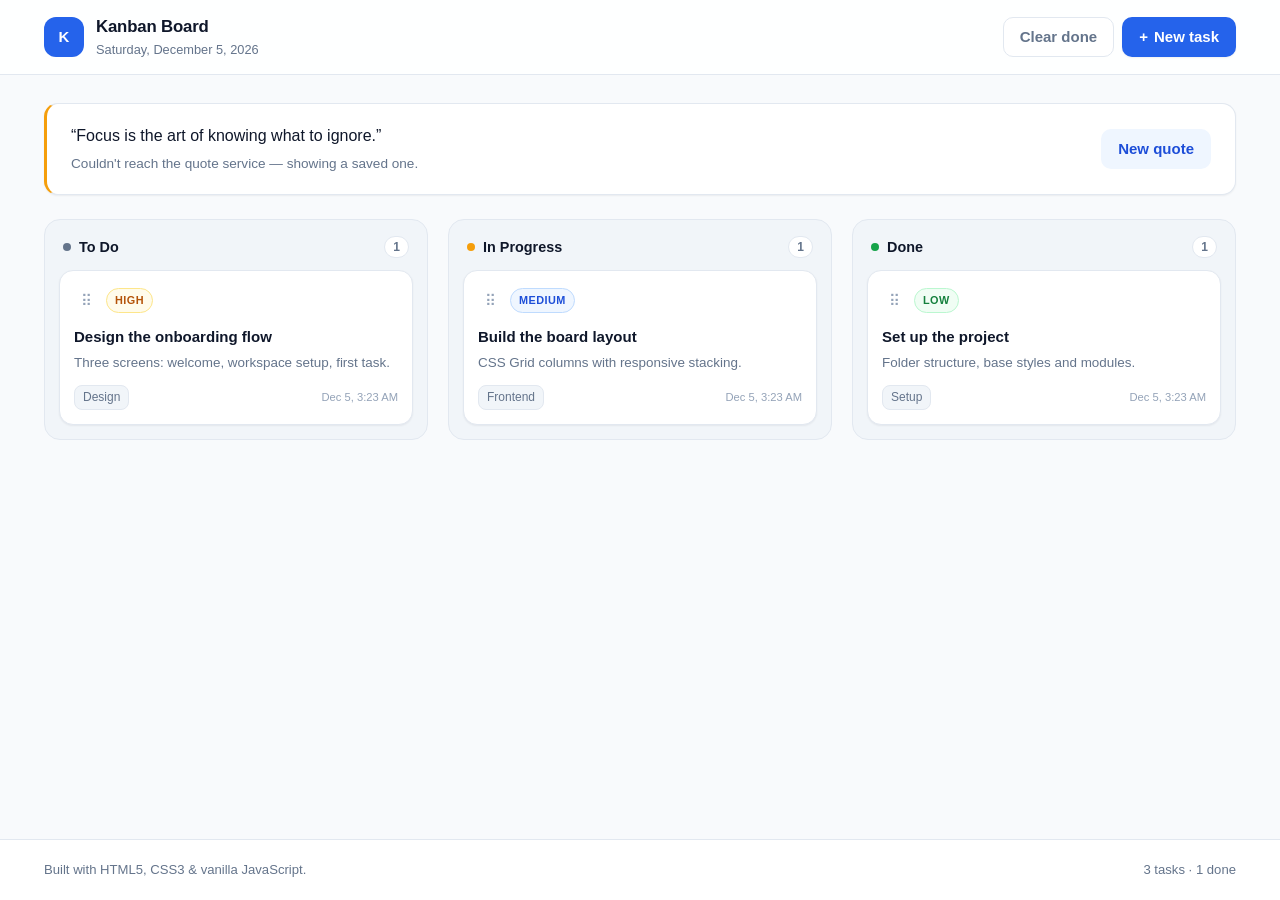
<file: DAY 2/FlowBoard/public/kanban-board/index.html>
<!doctype html>
<html lang="en">
  <head>
    <meta charset="utf-8" />
    <meta name="viewport" content="width=device-width, initial-scale=1" />
    <title>Kanban Task Board — Plan, Track &amp; Ship Work</title>
    <meta
      name="description"
      content="A fast, accessible Kanban task board with native drag &amp; drop, priorities, due dates and offline-ready local storage."
    />
    <meta property="og:type" content="website" />
    <meta property="og:title" content="Kanban Task Board — Plan, Track &amp; Ship Work" />
    <meta
      property="og:description"
      content="Organise work across To Do, In Progress and Done with native HTML5 drag &amp; drop."
    />
    <meta name="twitter:card" content="summary_large_image" />
    <link rel="icon" href="/favicon.ico" type="image/x-icon" />
    <link rel="stylesheet" href="./css/style.css" />
  </head>
  <body>
    <a class="skip-link" href="#board">Skip to board</a>

    <header class="app-header">
      <div class="shell header-inner">
        <div class="brand">
          <span class="brand-mark" aria-hidden="true">K</span>
          <div class="brand-text">
            <h1>Kanban Board</h1>
            <p id="todayDate" class="brand-date"></p>
          </div>
        </div>
        <nav class="header-actions" aria-label="Board actions">
          <button type="button" class="btn btn-ghost" id="clearDoneBtn">Clear done</button>
          <button type="button" class="btn btn-primary" id="addTaskBtn">
            <span aria-hidden="true">+</span> New task
          </button>
        </nav>
      </div>
    </header>

    <main class="shell">
      <section class="quote" aria-labelledby="quoteHeading">
        <h2 id="quoteHeading" class="sr-only">Motivational quote</h2>
        <div class="quote-body">
          <p id="quoteText" class="quote-text" aria-live="polite">Loading a quote…</p>
          <p id="quoteAuthor" class="quote-author"></p>
        </div>
        <button type="button" class="btn btn-soft" id="newQuoteBtn">New quote</button>
      </section>

      <section id="board" class="board" aria-label="Kanban board">
        <!-- Columns rendered by ui.js -->
      </section>
    </main>

    <footer class="app-footer">
      <div class="shell footer-inner">
        <p>Built with HTML5, CSS3 &amp; vanilla JavaScript.</p>
        <p id="statsLine" class="muted"></p>
      </div>
    </footer>

    <button type="button" id="backToTop" class="back-to-top" aria-label="Back to top">↑</button>

    <!-- Task modal (add / edit) -->
    <div class="overlay" id="taskOverlay" hidden>
      <div
        class="modal"
        role="dialog"
        aria-modal="true"
        aria-labelledby="taskModalTitle"
        id="taskModal"
      >
        <h2 id="taskModalTitle">New task</h2>
        <form id="taskForm" novalidate>
          <div class="field">
            <label for="taskTitle">Title</label>
            <input id="taskTitle" name="title" type="text" required maxlength="80" />
            <p class="error" id="titleError" hidden>Please enter a title.</p>
          </div>
          <div class="field">
            <label for="taskDescription">Description</label>
            <textarea id="taskDescription" name="description" rows="3" maxlength="400"></textarea>
          </div>
          <div class="grid-2">
            <div class="field">
              <label for="taskPriority">Priority</label>
              <select id="taskPriority" name="priority">
                <option value="low">Low</option>
                <option value="medium" selected>Medium</option>
                <option value="high">High</option>
              </select>
            </div>
            <div class="field">
              <label for="taskDueDate">Due date</label>
              <input id="taskDueDate" name="dueDate" type="date" />
            </div>
          </div>
          <div class="grid-2">
            <div class="field">
              <label for="taskCategory">Category</label>
              <input id="taskCategory" name="category" type="text" maxlength="24" placeholder="Design" />
            </div>
            <div class="field">
              <label for="taskStatus">Column</label>
              <select id="taskStatus" name="status">
                <option value="todo">To Do</option>
                <option value="progress">In Progress</option>
                <option value="done">Done</option>
              </select>
            </div>
          </div>
          <div class="modal-actions">
            <button type="button" class="btn btn-ghost" data-close-modal>Cancel</button>
            <button type="submit" class="btn btn-primary" id="taskSubmitBtn">Save task</button>
          </div>
        </form>
      </div>
    </div>

    <!-- Delete confirmation -->
    <div class="overlay" id="confirmOverlay" hidden>
      <div
        class="modal modal-sm"
        role="alertdialog"
        aria-modal="true"
        aria-labelledby="confirmTitle"
        aria-describedby="confirmDesc"
        id="confirmModal"
      >
        <h2 id="confirmTitle">Delete task?</h2>
        <p id="confirmDesc" class="muted">This action can't be undone.</p>
        <div class="modal-actions">
          <button type="button" class="btn btn-ghost" data-close-modal>Cancel</button>
          <button type="button" class="btn btn-danger" id="confirmDeleteBtn">Delete</button>
        </div>
      </div>
    </div>

    <div id="liveRegion" class="sr-only" role="status" aria-live="polite"></div>

    <script type="module" src="./js/app.js"></script>
  </body>
</html>
</file>
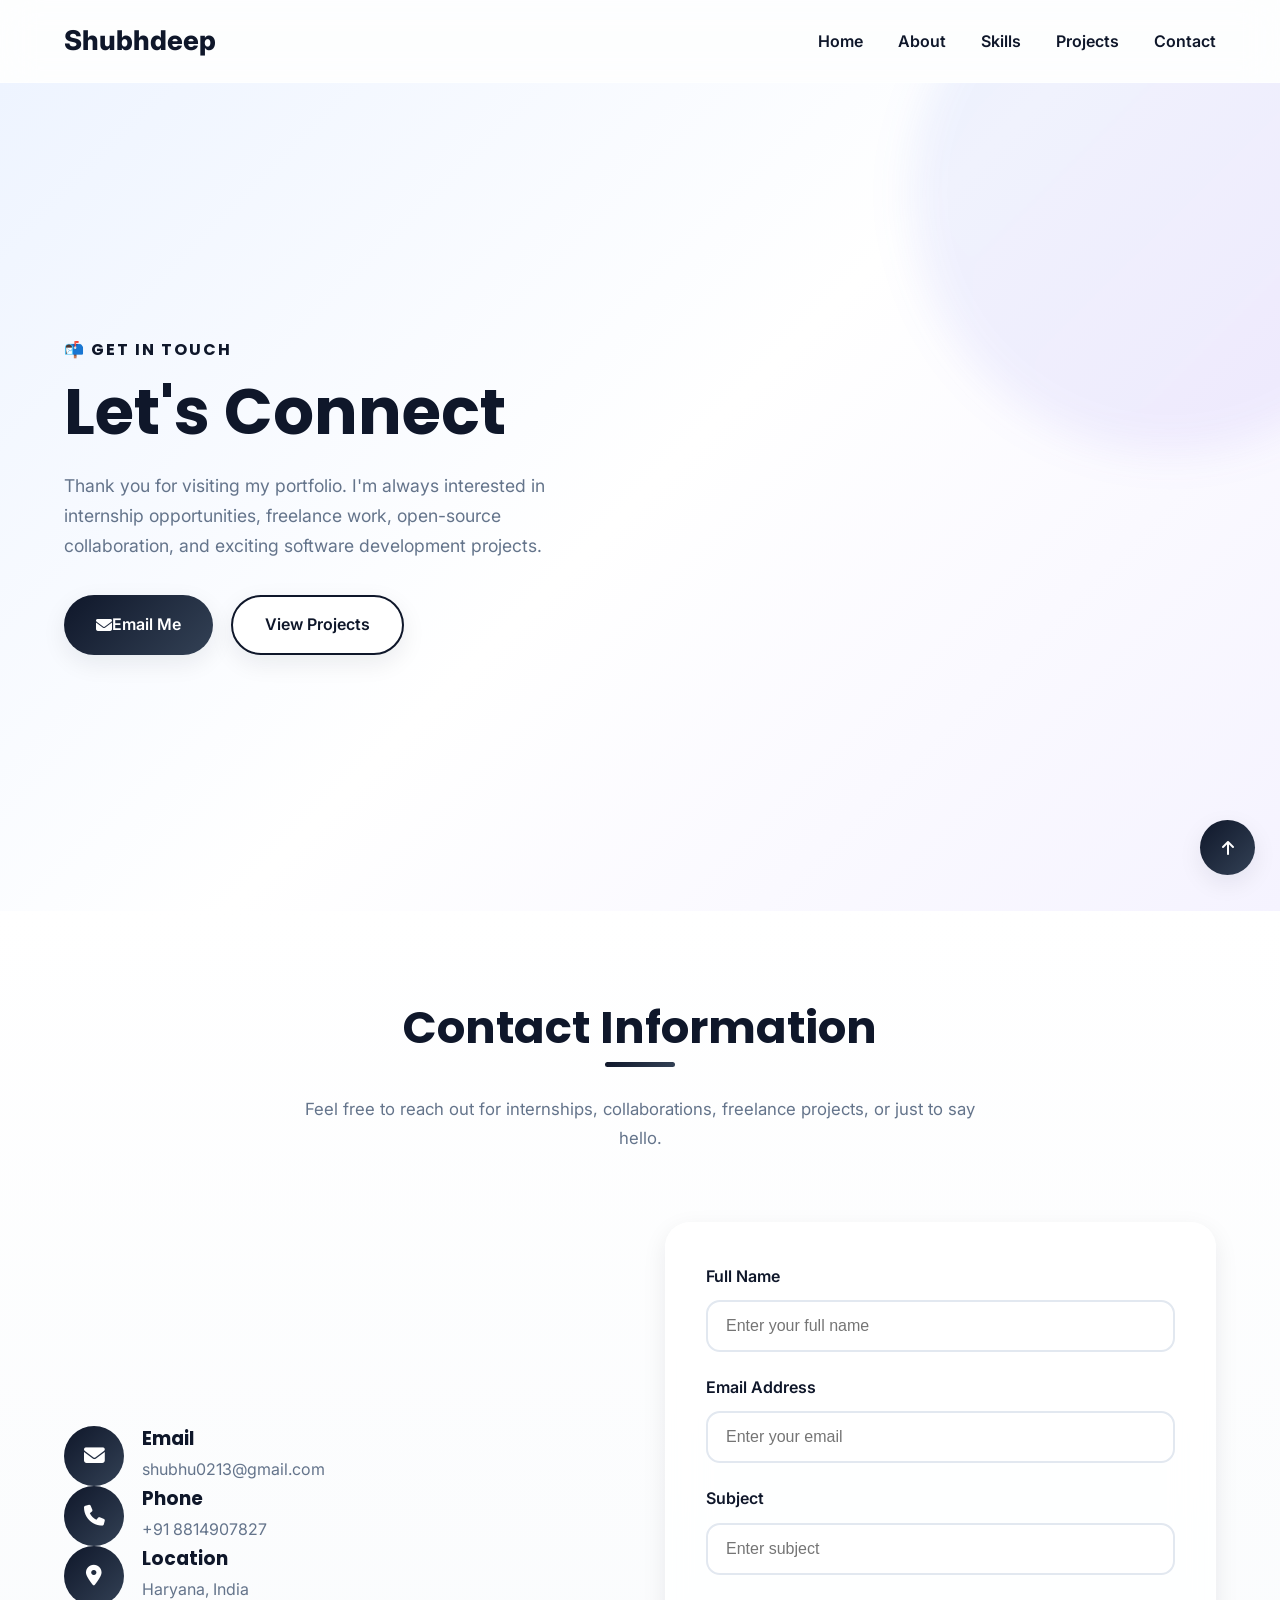
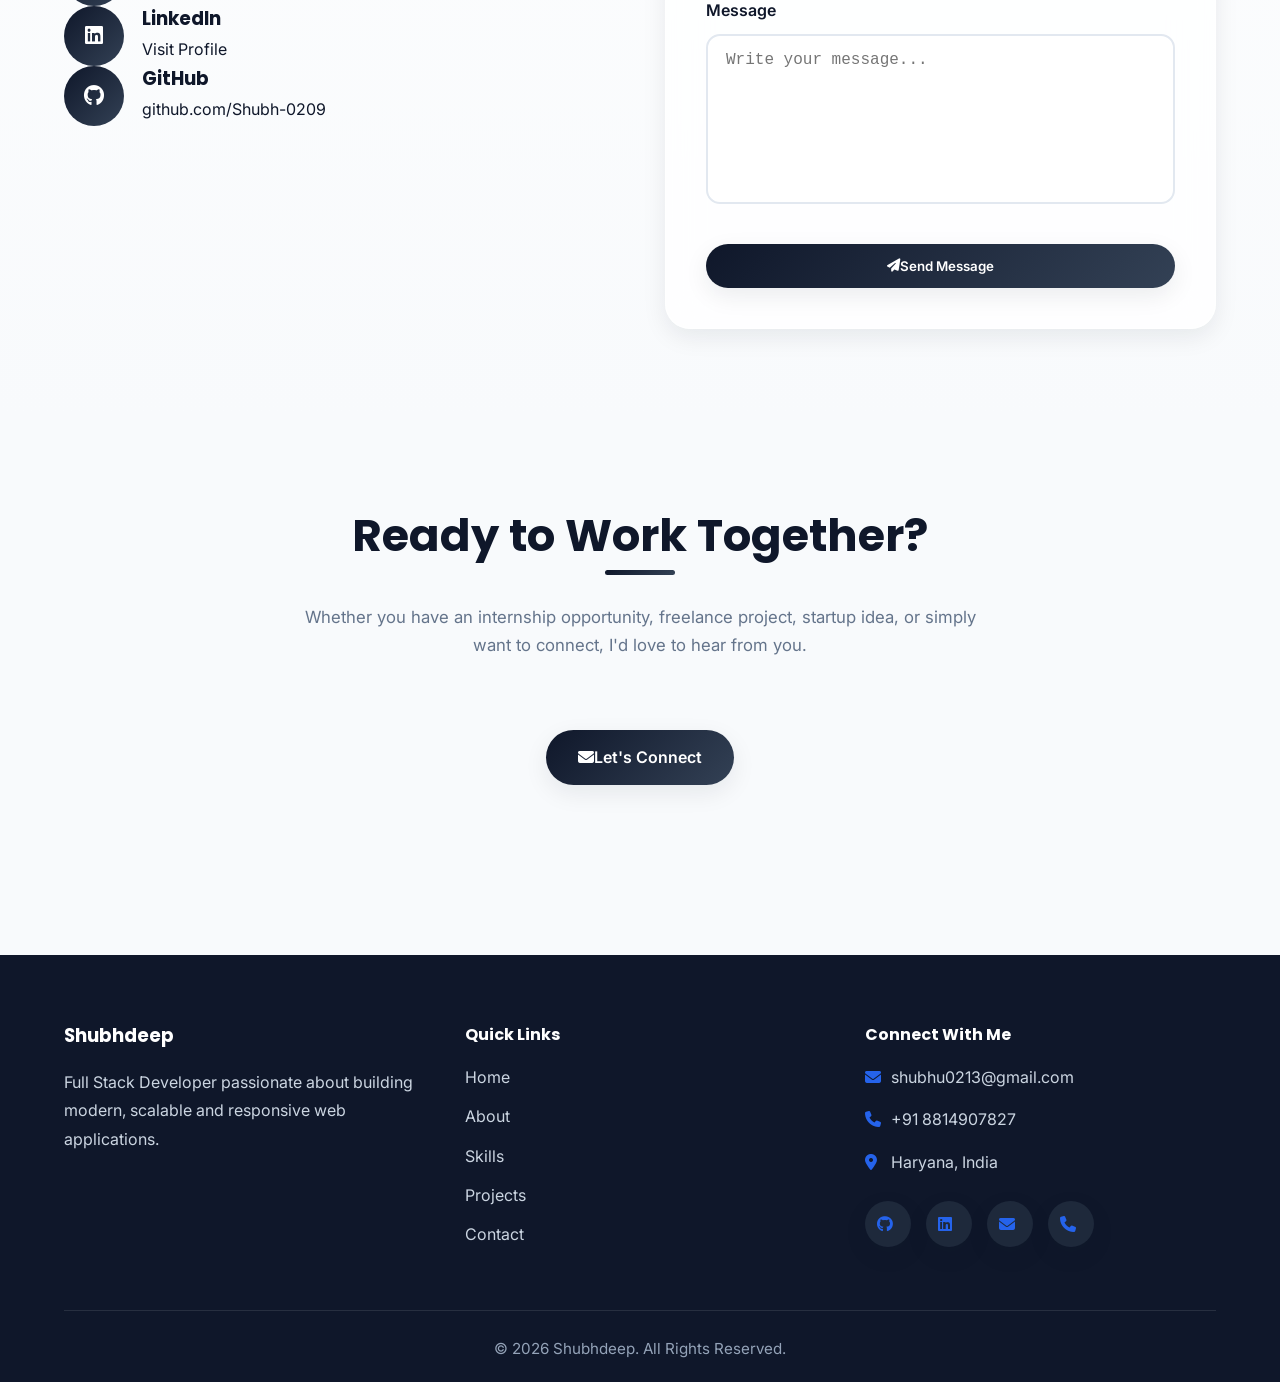
<file: DAY 1/contact.html>
<!DOCTYPE html>
<html lang="en">

<head>

    <meta charset="UTF-8">

    <meta name="viewport"
        content="width=device-width, initial-scale=1.0">

    <title>Contact | Shubhdeep Portfolio</title>

    <meta name="description"
        content="Get in touch with Shubhdeep for internships, freelance work, collaborations, and full-stack web development opportunities.">

    <meta name="author"
        content="Shubhdeep">

    <link rel="stylesheet"
        href="https://cdnjs.cloudflare.com/ajax/libs/font-awesome/6.6.0/css/all.min.css">

    <link rel="stylesheet"
        href="css/style.css">

</head>

<body>

<header>

<div class="container">

<a href="index.html"
class="logo">

Shubhdeep

</a>

<nav>

<ul>

<li><a href="index.html">Home</a></li>

<li><a href="index.html#about">About</a></li>

<li><a href="index.html#skills">Skills</a></li>

<li><a href="projects.html">Projects</a></li>

<li><a href="contact.html"
class="active">Contact</a></li>

</ul>

</nav>

</div>

</header>

<main>

<section class="hero">

<div class="container">

<div class="hero-content">

<h4>

📬 Get In Touch

</h4>

<h1>

Let's <span>Connect</span>

</h1>

<p>

Thank you for visiting my portfolio.
I'm always interested in internship opportunities,
freelance work, open-source collaboration,
and exciting software development projects.

</p>

<div class="hero-buttons">

<a href="mailto:shubhu0213@gmail.com"
class="btn">

<i class="fa-solid fa-envelope"></i>

Email Me

</a>

<a href="projects.html"
class="btn btn-outline">

View Projects

</a>

</div>

</div>

</div>

</section>

        <!-- ================= CONTACT SECTION ================= -->

        <section class="contact">

            <div class="container">

                <div class="section-title">

                    <h2>Contact Information</h2>

                    <p>

                        Feel free to reach out for internships,
                        collaborations, freelance projects,
                        or just to say hello.

                    </p>

                </div>

                <div class="contact-wrapper">

                    <!-- Left Side -->

                    <div class="contact-info">

                        <div class="contact-card">

                            <i class="fa-solid fa-envelope"></i>

                            <div>

                                <h3>Email</h3>

                                <p>

                                    shubhu0213@gmail.com

                                </p>

                            </div>

                        </div>

                        <div class="contact-card">

                            <i class="fa-solid fa-phone"></i>

                            <div>

                                <h3>Phone</h3>

                                <p>

                                    +91 8814907827

                                </p>

                            </div>

                        </div>

                        <div class="contact-card">

                            <i class="fa-solid fa-location-dot"></i>

                            <div>

                                <h3>Location</h3>

                                <p>

                                    Haryana, India

                                </p>

                            </div>

                        </div>

                        <div class="contact-card">

                            <i class="fab fa-linkedin"></i>

                            <div>

                                <h3>LinkedIn</h3>

                                <a href="https://linkedin.com/in/shubh209"
                                    target="_blank">

                                    Visit Profile

                                </a>

                            </div>

                        </div>

                        <div class="contact-card">

                            <i class="fab fa-github"></i>

                            <div>

                                <h3>GitHub</h3>

                                <a href="https://github.com/Shubh-0209"
                                    target="_blank">

                                    github.com/Shubh-0209

                                </a>

                            </div>

                        </div>

                    </div>

                    <!-- Right Side -->

                    <div class="contact-form">

                        <form id="contactForm">

                            <div class="form-group">

                                <label for="name">

                                    Full Name

                                </label>

                                <input
                                    type="text"
                                    id="name"
                                    name="name"
                                    placeholder="Enter your full name"
                                    required>

                            </div>

                            <div class="form-group">

                                <label for="email">

                                    Email Address

                                </label>

                                <input
                                    type="email"
                                    id="email"
                                    name="email"
                                    placeholder="Enter your email"
                                    required>

                            </div>

                            <div class="form-group">

                                <label for="subject">

                                    Subject

                                </label>

                                <input
                                    type="text"
                                    id="subject"
                                    name="subject"
                                    placeholder="Enter subject"
                                    required>

                            </div>

                            <div class="form-group">

                                <label for="message">

                                    Message

                                </label>

                                <textarea
                                    id="message"
                                    name="message"
                                    rows="6"
                                    placeholder="Write your message..."
                                    required></textarea>

                            </div>

                            <button
                                type="submit"
                                class="btn">

                                <i class="fa-solid fa-paper-plane"></i>

                                Send Message

                            </button>

                        </form>

                    </div>

                </div>

            </div>

        </section>

                <!-- ================= CALL TO ACTION ================= -->

                <section class="cta">

                    <div class="container">
        
                        <div class="section-title">
        
                            <h2>Ready to Work Together?</h2>
        
                            <p>
        
                                Whether you have an internship opportunity,
                                freelance project, startup idea, or simply want
                                to connect, I'd love to hear from you.
        
                            </p>
        
                        </div>
        
                        <div style="text-align:center;">
        
                            <a href="mailto:shubhu0213@gmail.com"
                                class="btn">
        
                                <i class="fa-solid fa-envelope"></i>
        
                                Let's Connect
        
                            </a>
        
                        </div>
        
                    </div>
        
                </section>
        
            </main>
        
            <!-- ================= FOOTER ================= -->
        
            <footer>
        
                <div class="container footer-container">
        
                    <div class="footer-logo">
        
                        <h3>Shubhdeep</h3>
        
                        <p>
        
                            Full Stack Developer passionate about building
                            modern, scalable and responsive web applications.
        
                        </p>
        
                    </div>
        
                    <div class="footer-links">
        
                        <h4>Quick Links</h4>
        
                        <ul>
        
                            <li><a href="index.html">Home</a></li>
        
                            <li><a href="index.html#about">About</a></li>
        
                            <li><a href="index.html#skills">Skills</a></li>
        
                            <li><a href="projects.html">Projects</a></li>
        
                            <li><a href="contact.html">Contact</a></li>
        
                        </ul>
        
                    </div>
        
                    <div class="footer-contact">
        
                        <h4>Connect With Me</h4>
        
                        <p>
        
                            <i class="fa-solid fa-envelope"></i>
        
                            shubhu0213@gmail.com
        
                        </p>
        
                        <p>
        
                            <i class="fa-solid fa-phone"></i>
        
                            +91 8814907827
        
                        </p>
        
                        <p>
        
                            <i class="fa-solid fa-location-dot"></i>
        
                            Haryana, India
        
                        </p>
        
                        <div class="social-links">
        
                            <a href="https://github.com/Shubh-0209"
                                target="_blank"
                                aria-label="GitHub">
        
                                <i class="fab fa-github"></i>
        
                            </a>
        
                            <a href="https://linkedin.com/in/shubh209"
                                target="_blank"
                                aria-label="LinkedIn">
        
                                <i class="fab fa-linkedin"></i>
        
                            </a>
        
                            <a href="mailto:shubhu0213@gmail.com"
                                aria-label="Email">
        
                                <i class="fa-solid fa-envelope"></i>
        
                            </a>
        
                            <a href="tel:+918814907827"
                                aria-label="Phone">
        
                                <i class="fa-solid fa-phone"></i>
        
                            </a>
        
                        </div>
        
                    </div>
        
                </div>
        
                <div class="container">
        
                    <div class="copyright">
        
                        <p>
        
                            © <span id="year">2026</span> Shubhdeep. All Rights Reserved.
        
                        </p>
        
                    </div>
        
                </div>
        
            </footer>
        
            <!-- ================= BACK TO TOP ================= -->
        
            <a href="#"
                class="back-to-top"
                aria-label="Back to Top">
        
                <i class="fa-solid fa-arrow-up"></i>
        
            </a>
        
            <!-- ================= JAVASCRIPT ================= -->
        
            <script src="js/script.js"></script>
        
        </body>
        
        </html>
</file>
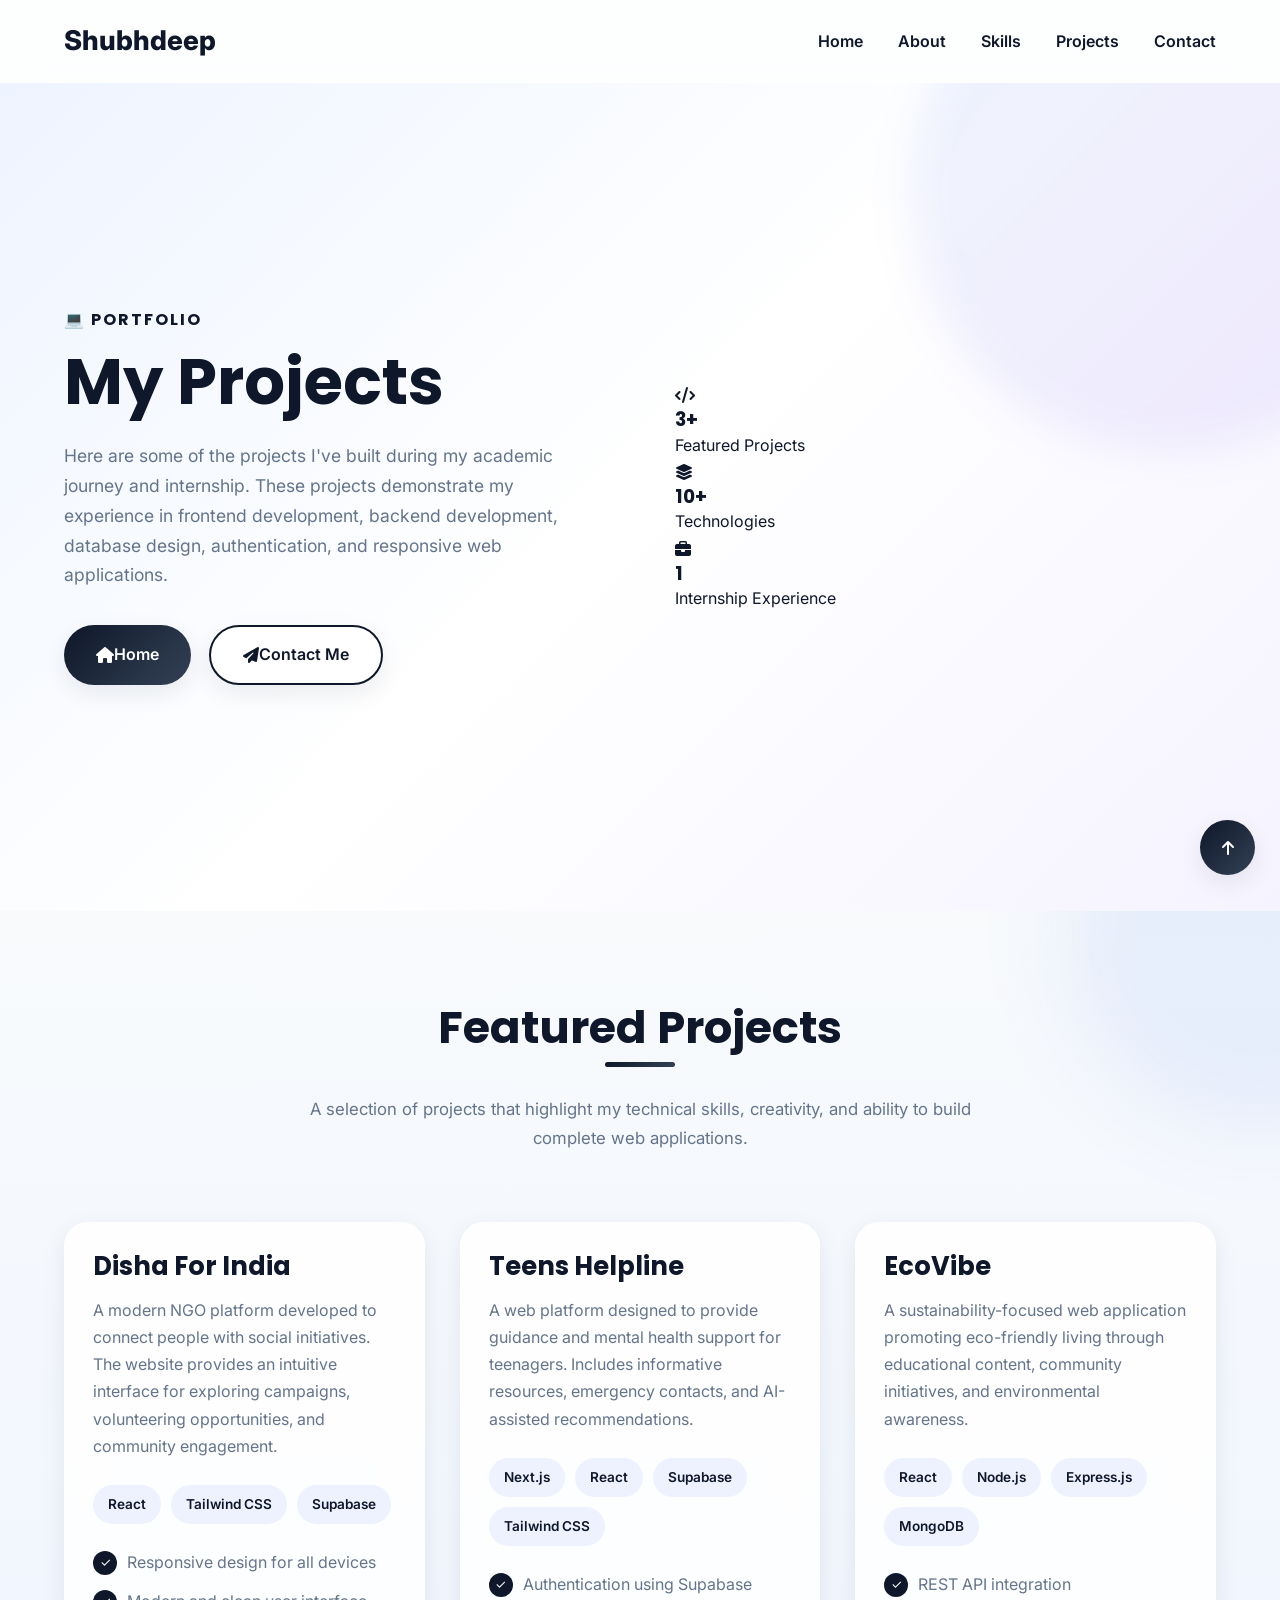
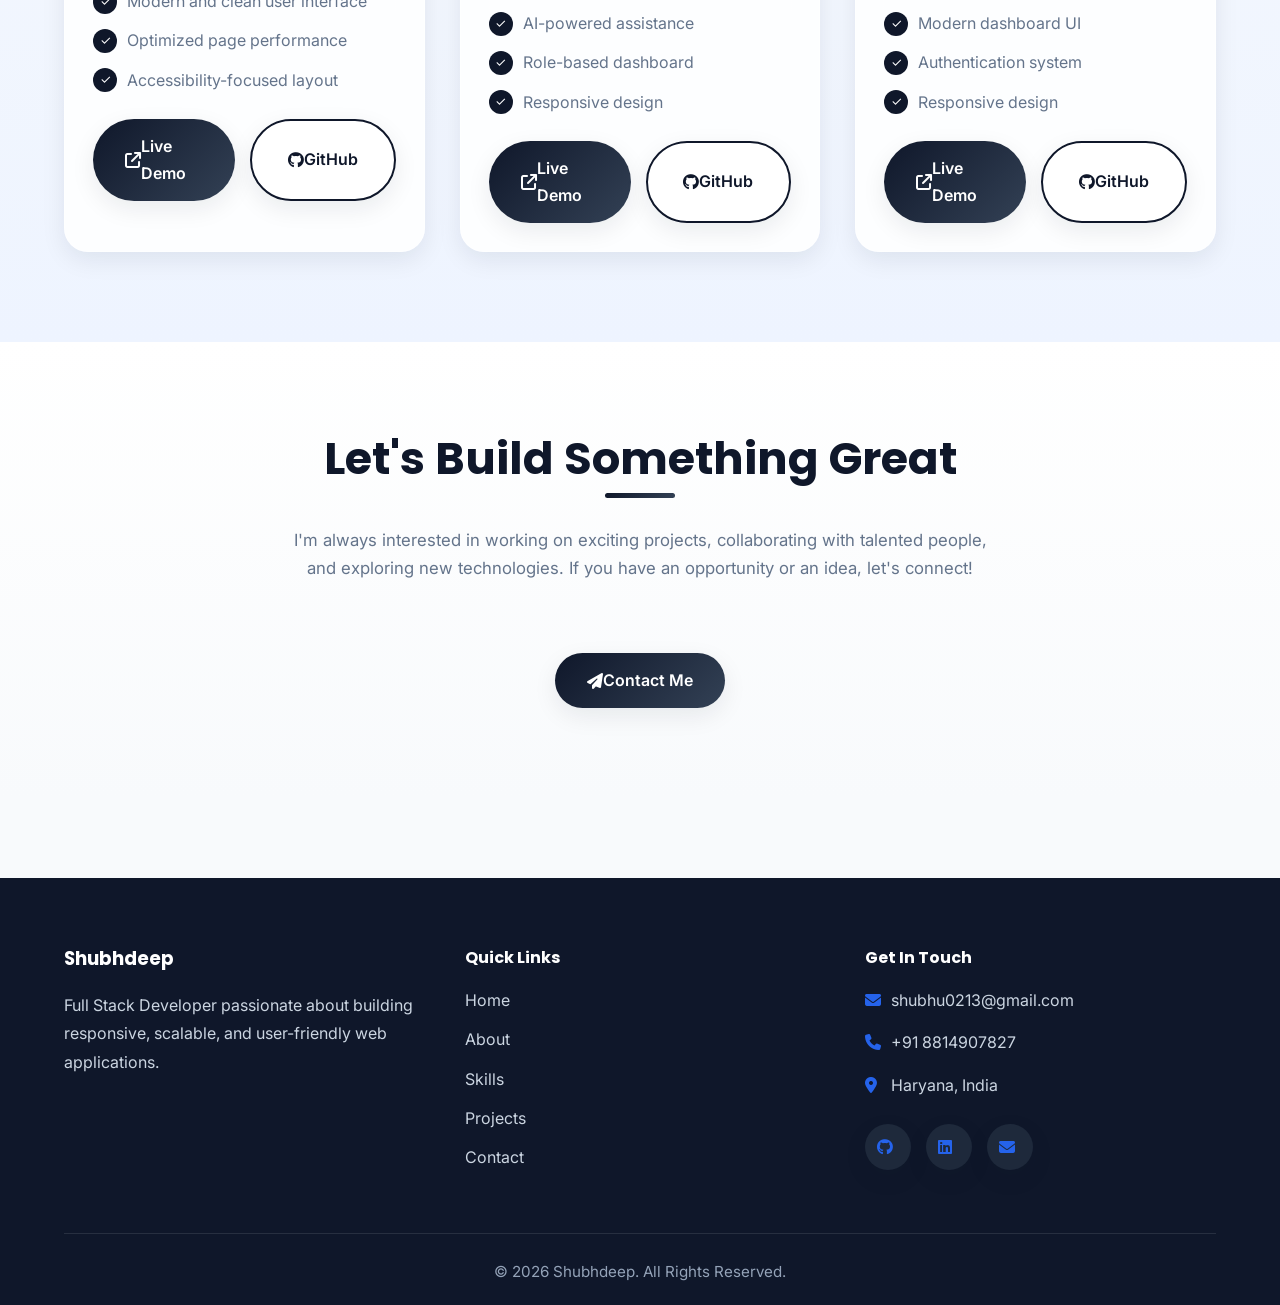
<file: DAY 1/projects.html>
<!DOCTYPE html>
<html lang="en">

<head>

    <meta charset="UTF-8">
    <meta name="viewport" content="width=device-width, initial-scale=1.0">

    <!-- SEO -->

    <title>Projects | Shubhdeep Portfolio</title>

    <meta name="description"
        content="Explore the projects developed by Shubhdeep, including full-stack web applications, responsive websites, and modern software solutions.">

    <meta name="keywords"
        content="Shubhdeep Projects, Portfolio, React, Node.js, Full Stack Developer">

    <meta name="author" content="Shubhdeep">

    <!-- Open Graph -->

    <meta property="og:title" content="Projects | Shubhdeep">

    <meta property="og:description"
        content="Professional portfolio showcasing web development projects.">

    <meta property="og:type" content="website">

    <meta property="og:image" content="images/profile.jpg">

    <!-- Font Awesome -->

    <link rel="stylesheet"
        href="https://cdnjs.cloudflare.com/ajax/libs/font-awesome/6.6.0/css/all.min.css">

    <!-- Main CSS -->

    <link rel="stylesheet" href="css/style.css">

</head>

<body>

    <!-- ================= HEADER ================= -->

    <header>

        <div class="container">

            <a href="index.html" class="logo">

                Shubhdeep

            </a>

            <nav aria-label="Main Navigation">

                <ul>

                    <li><a href="index.html">Home</a></li>

                    <li><a href="index.html#about">About</a></li>

                    <li><a href="index.html#skills">Skills</a></li>

                    <li><a href="projects.html" class="active">Projects</a></li>

                    <li><a href="contact.html">Contact</a></li>

                </ul>

            </nav>

        </div>

    </header>

    <!-- ================= MAIN ================= -->

    <main>

        <!-- Hero -->

        <section class="hero">

            <div class="container">

                <div class="hero-content">

                    <h4>

                        💻 Portfolio

                    </h4>

                    <h1>

                        My <span>Projects</span>

                    </h1>

                    <p>

                        Here are some of the projects I've built during my academic
                        journey and internship. These projects demonstrate my
                        experience in frontend development, backend development,
                        database design, authentication, and responsive web
                        applications.

                    </p>

                    <div class="hero-buttons">

                        <a href="index.html"
                            class="btn">

                            <i class="fa-solid fa-house"></i>

                            Home

                        </a>

                        <a href="contact.html"
                            class="btn btn-outline">

                            <i class="fa-solid fa-paper-plane"></i>

                            Contact Me

                        </a>

                    </div>

                </div>

                <div class="hero-right-container">
                
                    <div class="hero-stats">
                
                        <div class="hero-icon-container">
                            <i class="fa-solid fa-code"></i>
                        </div>
                
                        <div>
                
                            <h3>3+</h3>
                            <p>Featured Projects</p>
                
                        </div>
                
                    </div>
                
                    <div class="hero-stats">
                
                        <div class="hero-icon-container">
                            <i class="fa-solid fa-layer-group"></i>
                        </div>
                
                        <div>
                
                            <h3>10+</h3>
                            <p>Technologies</p>
                
                        </div>
                
                    </div>
                
                    <div class="hero-stats">
                
                        <div class="hero-icon-container">
                            <i class="fa-solid fa-briefcase"></i>
                        </div>
                
                        <div>
                
                            <h3>1</h3>
                            <p>Internship Experience</p>
                
                        </div>
                
                    </div>
                
                </div>

            </div>

        </section>

        <!-- ================= PROJECTS ================= -->

        <section class="projects">

            <div class="container">

                <div class="section-title">

                    <h2>Featured Projects</h2>

                    <p>

                        A selection of projects that highlight my technical skills,
                        creativity, and ability to build complete web applications.

                    </p>

                </div>

                <div class="projects-grid">
                                        <!-- ================= PROJECT 1 ================= -->

                                        <article class="project-card">
                    
                                            <div class="project-content">
                    
                                                <h3>Disha For India</h3>
                    
                                                <p>
                    
                                                    A modern NGO platform developed to connect people
                                                    with social initiatives. The website provides an
                                                    intuitive interface for exploring campaigns,
                                                    volunteering opportunities, and community
                                                    engagement.
                    
                                                </p>
                    
                                                <div class="project-tech">
                    
                                                    <span>React</span>
                                                    <span>Tailwind CSS</span>
                                                    <span>Supabase</span>
                                                    <!-- <span></span> -->
                    
                                                </div>
                    
                                                <ul class="project-features">
                    
                                                    <li>Responsive design for all devices</li>
                    
                                                    <li>Modern and clean user interface</li>
                    
                                                    <li>Optimized page performance</li>
                    
                                                    <li>Accessibility-focused layout</li>
                    
                                                </ul>
                    
                                                <div class="project-buttons">
                    
                                                    <a href="https://disha-for-indiaa.vercel.app/"
                                                        target="_blank"
                                                        class="btn">
                    
                                                        <i class="fa-solid fa-arrow-up-right-from-square"></i>
                    
                                                        Live Demo
                    
                                                    </a>
                    
                                                    <a href="https://github.com/YOUR_USERNAME/Disha-For-India"
                                                        target="_blank"
                                                        class="btn btn-outline">
                    
                                                        <i class="fab fa-github"></i>
                    
                                                        GitHub
                    
                                                    </a>
                    
                                                </div>
                    
                                            </div>
                    
                                        </article>
                    
                                        <!-- ================= PROJECT 2 ================= -->
                    
                                        <article class="project-card">
                    
                                           
                    
                                            <div class="project-content">
                    
                                                <h3>Teens Helpline</h3>
                    
                                                <p>
                    
                                                    A web platform designed to provide guidance and
                                                    mental health support for teenagers. Includes
                                                    informative resources, emergency contacts, and
                                                    AI-assisted recommendations.
                    
                                                </p>
                    
                                                <div class="project-tech">
                    
                                                    <span>Next.js</span>
                    
                                                    <span>React</span>
                    
                                                    <span>Supabase</span>
                    
                                                    <span>Tailwind CSS</span>
                    
                                                </div>
                    
                                                <ul class="project-features">
                    
                                                    <li>Authentication using Supabase</li>
                    
                                                    <li>AI-powered assistance</li>
                    
                                                    <li>Role-based dashboard</li>
                    
                                                    <li>Responsive design</li>
                    
                                                </ul>
                    
                                                <div class="project-buttons">
                    
                                                    <a href="#"
                                                        class="btn">
                    
                                                        <i class="fa-solid fa-arrow-up-right-from-square"></i>
                    
                                                        Live Demo
                    
                                                    </a>
                    
                                                    <a href="#"
                                                        class="btn btn-outline">
                    
                                                        <i class="fab fa-github"></i>
                    
                                                        GitHub
                    
                                                    </a>
                    
                                                </div>
                    
                                            </div>
                    
                                        </article>
                    
                                        <!-- ================= PROJECT 3 ================= -->
                    
                                        <article class="project-card">
                    
                                           
                    
                                            <div class="project-content">
                    
                                                <h3>EcoVibe</h3>
                    
                                                <p>
                    
                                                    A sustainability-focused web application promoting
                                                    eco-friendly living through educational content,
                                                    community initiatives, and environmental
                                                    awareness.
                    
                                                </p>
                    
                                                <div class="project-tech">
                    
                                                    <span>React</span>
                    
                                                    <span>Node.js</span>
                    
                                                    <span>Express.js</span>
                    
                                                    <span>MongoDB</span>
                    
                                                </div>
                    
                                                <ul class="project-features">
                    
                                                    <li>REST API integration</li>
                    
                                                    <li>Modern dashboard UI</li>
                    
                                                    <li>Authentication system</li>
                    
                                                    <li>Responsive design</li>
                    
                                                </ul>
                    
                                                <div class="project-buttons">
                    
                                                    <a href="#"
                                                        class="btn">
                    
                                                        <i class="fa-solid fa-arrow-up-right-from-square"></i>
                    
                                                        Live Demo
                    
                                                    </a>
                    
                                                    <a href="#"
                                                        class="btn btn-outline">
                    
                                                        <i class="fab fa-github"></i>
                    
                                                        GitHub
                    
                                                    </a>
                    
                                                </div>
                    
                                            </div>
                    
                                        </article>
                    
                                    </div>
                    
                                </div>
                    
                            </section>

                                    <!-- ================= CALL TO ACTION ================= -->

        <section class="contact">

            <div class="container">

                <div class="section-title">

                    <h2>Let's Build Something Great</h2>

                    <p>

                        I'm always interested in working on exciting projects,
                        collaborating with talented people, and exploring new
                        technologies. If you have an opportunity or an idea,
                        let's connect!

                    </p>

                </div>

                <div style="text-align:center;">

                    <a href="contact.html" class="btn">

                        <i class="fa-solid fa-paper-plane"></i>

                        Contact Me

                    </a>

                </div>

            </div>

        </section>

    </main>

    <!-- ================= FOOTER ================= -->

    <footer>

        <div class="container footer-container">

            <!-- About -->

            <div class="footer-logo">

                <h3>Shubhdeep</h3>

                <p>

                    Full Stack Developer passionate about building
                    responsive, scalable, and user-friendly web
                    applications.

                </p>

            </div>

            <!-- Quick Links -->

            <div class="footer-links">

                <h4>Quick Links</h4>

                <ul>

                    <li><a href="index.html">Home</a></li>

                    <li><a href="index.html#about">About</a></li>

                    <li><a href="index.html#skills">Skills</a></li>

                    <li><a href="projects.html">Projects</a></li>

                    <li><a href="contact.html">Contact</a></li>

                </ul>

            </div>

            <!-- Contact -->

            <div class="footer-contact">

                <h4>Get In Touch</h4>

                <p>

                    <i class="fa-solid fa-envelope"></i>

                    shubhu0213@gmail.com

                </p>

                <p>

                    <i class="fa-solid fa-phone"></i>

                    +91 8814907827

                </p>

                <p>

                    <i class="fa-solid fa-location-dot"></i>

                    Haryana, India

                </p>

                <div class="social-links">

                    <a href="https://github.com/Shubh-0209"
                        target="_blank"
                        aria-label="GitHub">

                        <i class="fab fa-github"></i>

                    </a>

                    <a href="https://linkedin.com/in/shubh209"
                        target="_blank"
                        aria-label="LinkedIn">

                        <i class="fab fa-linkedin"></i>

                    </a>

                    <a href="mailto:shubhu0213@gmail.com"
                        aria-label="Email">

                        <i class="fa-solid fa-envelope"></i>

                    </a>

                </div>

            </div>

        </div>

        <div class="container">

            <div class="copyright">

                <p>

                    © <span id="year">2026</span> Shubhdeep. All Rights Reserved.

                </p>

            </div>

        </div>

    </footer>

    <!-- ================= BACK TO TOP ================= -->

    <a href="#" class="back-to-top" aria-label="Back to Top">

        <i class="fa-solid fa-arrow-up"></i>

    </a>

    <!-- ================= JS ================= -->

    <script src="js/script.js"></script>

</body>

</html>
</file>
<file: DAY 2/FlowBoard/public/kanban-board/css/style.css>
/* Kanban Task Board — design system + layout */

:root {
  --bg: #f8fafc;
  --card: #ffffff;
  --primary: #2563eb;
  --primary-dark: #1d4ed8;
  --primary-soft: #eff6ff;
  --text: #0f172a;
  --text-2: #64748b;
  --border: #e2e8f0;
  --success: #16a34a;
  --warning: #f59e0b;
  --danger: #dc2626;
  --radius: 14px;
  --radius-sm: 10px;
  --shadow-sm: 0 1px 2px rgba(15, 23, 42, 0.06);
  --shadow-md: 0 4px 14px rgba(15, 23, 42, 0.07);
  --shadow-lg: 0 18px 40px rgba(15, 23, 42, 0.14);
  --t: 220ms cubic-bezier(0.4, 0, 0.2, 1);
}

*,
*::before,
*::after {
  box-sizing: border-box;
}

html {
  scroll-behavior: smooth;
}

body {
  margin: 0;
  display: flex;
  flex-direction: column;
  min-height: 100dvh;
  background: var(--bg);
  color: var(--text);
  font-family: "Inter", -apple-system, BlinkMacSystemFont, "Segoe UI", Roboto, Helvetica, Arial,
    sans-serif;
  font-size: 15px;
  line-height: 1.55;
  -webkit-font-smoothing: antialiased;
  overflow-x: hidden;
}

main.shell {
  flex: 1 0 auto;
}

h1,
h2,
h3,
p {
  margin: 0;
}

.shell {
  width: min(1240px, 100%);
  margin: 0 auto;
  padding: 0 24px;
}

.sr-only {
  position: absolute;
  width: 1px;
  height: 1px;
  padding: 0;
  margin: -1px;
  overflow: hidden;
  clip: rect(0 0 0 0);
  white-space: nowrap;
  border: 0;
}

.skip-link {
  position: absolute;
  left: 16px;
  top: -60px;
  z-index: 60;
  background: var(--card);
  color: var(--text);
  padding: 10px 16px;
  border-radius: var(--radius-sm);
  border: 1px solid var(--border);
  text-decoration: none;
  transition: top var(--t);
}

.skip-link:focus {
  top: 16px;
}

:focus-visible {
  outline: 2px solid var(--primary);
  outline-offset: 2px;
  border-radius: 6px;
}

.muted {
  color: var(--text-2);
}

/* buttons */
.btn {
  display: inline-flex;
  align-items: center;
  justify-content: center;
  gap: 6px;
  min-height: 40px;
  padding: 0 16px;
  border-radius: var(--radius-sm);
  border: 1px solid transparent;
  background: transparent;
  font: inherit;
  font-weight: 550;
  color: var(--text);
  cursor: pointer;
  transition: background var(--t), border-color var(--t), color var(--t), box-shadow var(--t),
    transform var(--t);
}

.btn:active {
  transform: translateY(1px);
}

.btn-primary {
  background: var(--primary);
  color: #fff;
  box-shadow: var(--shadow-sm);
}

.btn-primary:hover {
  background: var(--primary-dark);
}

.btn-ghost {
  border-color: var(--border);
  background: var(--card);
  color: var(--text-2);
}

.btn-ghost:hover {
  color: var(--text);
  border-color: #cbd5e1;
}

.btn-soft {
  background: var(--primary-soft);
  color: var(--primary-dark);
  white-space: nowrap;
}

.btn-soft:hover {
  background: #dbeafe;
}

.btn-danger {
  background: var(--danger);
  color: #fff;
}

.btn-danger:hover {
  background: #b91c1c;
}

/* header */
.app-header {
  position: sticky;
  top: 0;
  z-index: 30;
  background: rgba(255, 255, 255, 0.92);
  border-bottom: 1px solid var(--border);
}

.header-inner {
  display: grid;
  grid-template-columns: minmax(0, 1fr) auto;
  align-items: center;
  gap: 16px;
  padding-block: 14px;
}

.brand {
  display: flex;
  min-width: 0;
  align-items: center;
  gap: 12px;
}

.brand-mark {
  display: grid;
  place-items: center;
  flex-shrink: 0;
  width: 40px;
  height: 40px;
  border-radius: 12px;
  background: var(--primary);
  color: #fff;
  font-weight: 700;
}

.brand-text {
  min-width: 0;
}

.brand h1 {
  font-size: 1.05rem;
  font-weight: 650;
  letter-spacing: -0.01em;
  white-space: nowrap;
  overflow: hidden;
  text-overflow: ellipsis;
}

.brand-date {
  font-size: 0.8rem;
  color: var(--text-2);
}

.header-actions {
  display: flex;
  gap: 8px;
  flex-shrink: 0;
}

/* quote banner */
.quote {
  display: flex;
  flex-wrap: wrap;
  align-items: center;
  justify-content: space-between;
  gap: 16px;
  margin: 28px 0 24px;
  padding: 20px 24px;
  background: var(--card);
  border: 1px solid var(--border);
  border-left: 3px solid var(--primary);
  border-radius: var(--radius);
  box-shadow: var(--shadow-sm);
}

.quote-body {
  min-width: 0;
  flex: 1 1 320px;
}

.quote-text {
  font-size: 1rem;
  transition: opacity var(--t);
}

.quote.is-loading .quote-text {
  opacity: 0.5;
}

.quote-author {
  margin-top: 4px;
  font-size: 0.85rem;
  color: var(--text-2);
}

.quote.is-error {
  border-left-color: var(--warning);
}

/* board */
.board {
  display: grid;
  grid-template-columns: repeat(3, minmax(0, 1fr));
  gap: 20px;
  padding-bottom: 48px;
}

.column {
  display: flex;
  flex-direction: column;
  min-width: 0;
  background: #f1f5f9;
  border: 1px solid var(--border);
  border-radius: 16px;
  padding: 14px;
  transition: background var(--t), border-color var(--t);
}

.column.is-over {
  background: var(--primary-soft);
  border-color: #bfdbfe;
}

.column-head {
  display: flex;
  align-items: center;
  gap: 8px;
  padding: 2px 4px 12px;
}

.column-dot {
  width: 8px;
  height: 8px;
  border-radius: 50%;
  flex-shrink: 0;
}

.column[data-status="todo"] .column-dot {
  background: var(--text-2);
}
.column[data-status="progress"] .column-dot {
  background: var(--warning);
}
.column[data-status="done"] .column-dot {
  background: var(--success);
}

.column-title {
  font-size: 0.9rem;
  font-weight: 650;
}

.column-count {
  margin-left: auto;
  min-width: 24px;
  text-align: center;
  font-size: 0.75rem;
  font-weight: 600;
  color: var(--text-2);
  background: #fff;
  border: 1px solid var(--border);
  border-radius: 999px;
  padding: 1px 8px;
}

.task-list {
  list-style: none;
  margin: 0;
  padding: 0;
  display: flex;
  flex-direction: column;
  gap: 12px;
  min-height: 90px;
}

.empty-state {
  border: 1px dashed #cbd5e1;
  border-radius: var(--radius);
  padding: 22px 14px;
  text-align: center;
  font-size: 0.85rem;
  color: var(--text-2);
}

/* task card */
.task {
  background: var(--card);
  border: 1px solid var(--border);
  border-radius: var(--radius);
  padding: 14px;
  box-shadow: var(--shadow-sm);
  transition: box-shadow var(--t), transform var(--t), opacity var(--t), border-color var(--t);
}

.task:hover {
  transform: translateY(-2px);
  box-shadow: var(--shadow-md);
}

.task.dragging {
  opacity: 0.45;
  box-shadow: var(--shadow-lg);
}

.task.drop-before {
  box-shadow: 0 -3px 0 0 var(--primary), var(--shadow-sm);
}

.task.drop-after {
  box-shadow: 0 3px 0 0 var(--primary), var(--shadow-sm);
}

.task-top {
  display: grid;
  grid-template-columns: auto minmax(0, 1fr) auto;
  align-items: center;
  gap: 8px;
}

.drag-handle {
  display: grid;
  place-items: center;
  width: 24px;
  height: 24px;
  flex-shrink: 0;
  border: 0;
  background: transparent;
  color: #94a3b8;
  border-radius: 6px;
  cursor: grab;
  font: inherit;
  line-height: 1;
  transition: color var(--t), background var(--t);
}

.drag-handle:hover {
  color: var(--text-2);
  background: #f1f5f9;
}

.badge {
  justify-self: start;
  font-size: 0.68rem;
  font-weight: 650;
  letter-spacing: 0.04em;
  text-transform: uppercase;
  padding: 3px 8px;
  border-radius: 999px;
  border: 1px solid transparent;
}

.badge-high {
  color: #b45309;
  background: #fffbeb;
  border-color: #fde68a;
}

.badge-medium {
  color: var(--primary-dark);
  background: var(--primary-soft);
  border-color: #bfdbfe;
}

.badge-low {
  color: #15803d;
  background: #f0fdf4;
  border-color: #bbf7d0;
}

.task-tools {
  display: flex;
  gap: 2px;
  opacity: 0;
  transition: opacity var(--t);
}

.task:hover .task-tools,
.task:focus-within .task-tools {
  opacity: 1;
}

.icon-btn {
  display: grid;
  place-items: center;
  width: 30px;
  height: 30px;
  border: 0;
  border-radius: 8px;
  background: transparent;
  color: var(--text-2);
  cursor: pointer;
  font: inherit;
  transition: background var(--t), color var(--t);
}

.icon-btn:hover {
  background: #f1f5f9;
  color: var(--text);
}

.icon-btn.danger:hover {
  background: #fef2f2;
  color: var(--danger);
}

.icon-btn svg {
  width: 15px;
  height: 15px;
}

.task-title {
  margin-top: 10px;
  font-size: 0.94rem;
  font-weight: 600;
  overflow-wrap: anywhere;
}

.task-desc {
  margin-top: 4px;
  font-size: 0.84rem;
  color: var(--text-2);
  overflow-wrap: anywhere;
}

.task-meta {
  display: flex;
  flex-wrap: wrap;
  align-items: center;
  gap: 6px;
  margin-top: 12px;
  font-size: 0.75rem;
  color: var(--text-2);
}

.chip {
  padding: 2px 8px;
  border-radius: 8px;
  background: #f1f5f9;
  border: 1px solid var(--border);
}

.chip-due.is-overdue {
  color: #b45309;
  background: #fffbeb;
  border-color: #fde68a;
}

.task-created {
  margin-left: auto;
  font-size: 0.7rem;
  color: #94a3b8;
}

/* modals */
.overlay {
  position: fixed;
  inset: 0;
  z-index: 50;
  display: grid;
  place-items: center;
  padding: 20px;
  background: rgba(15, 23, 42, 0.45);
  animation: fade 200ms ease;
}

.overlay[hidden] {
  display: none;
}

.modal {
  width: min(520px, 100%);
  max-height: 90vh;
  overflow-y: auto;
  background: var(--card);
  border-radius: 16px;
  border: 1px solid var(--border);
  box-shadow: var(--shadow-lg);
  padding: 24px;
  animation: pop 220ms cubic-bezier(0.4, 0, 0.2, 1);
}

.modal-sm {
  width: min(400px, 100%);
}

.modal h2 {
  font-size: 1.05rem;
  font-weight: 650;
  margin-bottom: 16px;
}

.modal-sm h2 {
  margin-bottom: 6px;
}

.field {
  display: flex;
  flex-direction: column;
  gap: 6px;
  margin-bottom: 14px;
}

.field label {
  font-size: 0.8rem;
  font-weight: 600;
  color: var(--text-2);
}

.field input,
.field select,
.field textarea {
  width: 100%;
  font: inherit;
  color: var(--text);
  padding: 10px 12px;
  border: 1px solid var(--border);
  border-radius: var(--radius-sm);
  background: #fff;
  transition: border-color var(--t), box-shadow var(--t);
}

.field textarea {
  resize: vertical;
}

.field input:focus,
.field select:focus,
.field textarea:focus {
  outline: none;
  border-color: var(--primary);
  box-shadow: 0 0 0 3px rgba(37, 99, 235, 0.15);
}

.error {
  font-size: 0.78rem;
  color: var(--danger);
}

.grid-2 {
  display: grid;
  grid-template-columns: repeat(2, minmax(0, 1fr));
  gap: 12px;
}

.modal-actions {
  display: flex;
  justify-content: flex-end;
  gap: 8px;
  margin-top: 18px;
}

@keyframes fade {
  from {
    opacity: 0;
  }
}

@keyframes pop {
  from {
    opacity: 0;
    transform: translateY(8px) scale(0.98);
  }
}

/* footer */
.app-footer {
  border-top: 1px solid var(--border);
  background: var(--card);
}

.footer-inner {
  display: flex;
  flex-wrap: wrap;
  justify-content: space-between;
  gap: 8px;
  padding-block: 20px;
  font-size: 0.82rem;
  color: var(--text-2);
}

.back-to-top {
  position: fixed;
  right: 20px;
  bottom: 20px;
  z-index: 40;
  width: 44px;
  height: 44px;
  border-radius: 50%;
  border: 1px solid var(--border);
  background: var(--card);
  color: var(--text);
  box-shadow: var(--shadow-md);
  cursor: pointer;
  opacity: 0;
  visibility: hidden;
  transform: translateY(8px);
  transition: opacity var(--t), transform var(--t), visibility var(--t);
}

.back-to-top.is-visible {
  opacity: 1;
  visibility: visible;
  transform: none;
}

/* responsive */
@media (max-width: 900px) {
  .board {
    grid-template-columns: minmax(0, 1fr);
  }
}

@media (max-width: 640px) {
  .shell {
    padding: 0 16px;
  }
  .header-inner {
    padding-block: 12px;
  }
  .header-actions .btn {
    padding: 0 12px;
  }
  #clearDoneBtn {
    display: none;
  }
  .quote {
    padding: 16px;
  }
  .grid-2 {
    grid-template-columns: minmax(0, 1fr);
  }
  .task-tools {
    opacity: 1;
  }
}

@media (prefers-reduced-motion: reduce) {
  *,
  *::before,
  *::after {
    animation-duration: 0.01ms !important;
    transition-duration: 0.01ms !important;
  }
}
</file>
<file: DAY 1/css/style.css>
/* ===================================================
   SHUBHDEEP PORTFOLIO
   Modern Responsive Portfolio
   Author: Shubhdeep
=================================================== */

/* ==========================
   GOOGLE FONTS
========================== */

@import url('https://fonts.googleapis.com/css2?family=Inter:wght@300;400;500;600;700;800&family=Poppins:wght@400;500;600;700&display=swap');

/* ==========================
   CSS VARIABLES
========================== */

:root{

    --primary:#0F172A;
    --secondary:#334155;
    --accent:#2563EB;

    --background:#F8FAFC;
    --surface:#FFFFFF;

    --text:#0F172A;
    --gray:#64748B;

    --border:#E2E8F0;

    --success:#16A34A;
    --warning:#F59E0B;
    --danger:#DC2626;

    --shadow:0 8px 25px rgba(15,23,42,.08);
    --shadow-lg:0 18px 45px rgba(15,23,42,.12);

    --radius:16px;
    --transition:all 0.3s ease;

}

/* ==========================
   RESET
========================== */

*{

margin:0;

padding:0;

box-sizing:border-box;

}

html{

scroll-behavior:smooth;

font-size:16px;

}

body{

font-family:'Inter',sans-serif;

background:var(--background);

color:var(--text);

overflow-x:hidden;

line-height:1.7;

}

/* Remove Horizontal Scroll */

html,
body{

max-width:100%;

overflow-x:hidden;

}

/* Images */

img{

max-width:100%;

display:block;

}

/* Links */

a{

text-decoration:none;

color:inherit;

}

/* List */

ul{

list-style:none;

}

/* Buttons */

button{

font-family:inherit;

cursor:pointer;

}

/* ==========================
   CUSTOM SCROLLBAR
========================== */

::-webkit-scrollbar{

width:10px;

}

::-webkit-scrollbar-track{

background:#edf2f7;

}

::-webkit-scrollbar-thumb{

background:linear-gradient(
180deg,
var(--primary),
var(--secondary)
);

border-radius:20px;

}

/* ==========================
   CONTAINER
========================== */

.container{

width:min(1180px,90%);

margin:auto;

}

/* ==========================
   SECTION
========================== */

section{

padding:90px 0;

overflow:hidden;

}

/* ==========================
   HEADINGS
========================== */

h1,
h2,
h3,
h4{

font-family:'Poppins',sans-serif;

font-weight:700;

line-height:1.2;

}

h2{

font-size:2.6rem;

margin-bottom:20px;

text-align:center;

}

section>p{

text-align:center;

color:var(--gray);

max-width:700px;

margin:0 auto 60px;

}

/* ==========================
   HEADER
========================== */

header{

position:sticky;

top:0;

left:0;

width:100%;

background:rgba(255,255,255,.75);

backdrop-filter:blur(18px);

border-bottom:1px solid rgba(255,255,255,.4);

z-index:999;

}

header .container{

display:flex;

justify-content:space-between;

align-items:center;

padding:18px 0;

}

/* Logo */

.logo{

font-size:1.7rem;

font-weight:800;

color:var(--primary);

}

/* Navigation */

nav ul{

display:flex;

align-items:center;

gap:35px;

}

nav a{

font-weight:600;

position:relative;

transition:var(--transition);

}

nav a:hover{

color:var(--primary);

}

nav a::after{

content:"";

position:absolute;

bottom:-8px;

left:0;

width:0;

height:2px;

background:var(--primary);

transition:.3s;

}

nav a:hover::after{

width:100%;

}

/* Active Link */

nav a.active{

color:var(--primary);

}

/* ==========================
   HERO
========================== */

.hero{

min-height:92vh;

display:flex;

align-items:center;

background:

linear-gradient(
135deg,
#eef4ff,
#ffffff,
#f5f3ff
);

}

.hero .container{

display:grid;

grid-template-columns:repeat(2,1fr);

align-items:center;

gap:70px;

}

/* Hero Content */

.hero-content h4{

font-size:1rem;

color:var(--primary);

letter-spacing:2px;

margin-bottom:15px;

text-transform:uppercase;

}

.hero-content h1{

font-size:4rem;

margin-bottom:20px;

}

.hero-content h1 span{

color:var(--primary);

}

.hero-content p{

font-size:1.1rem;

color:var(--gray);

margin-bottom:35px;

}

/* Buttons */

.hero-buttons{

display:flex;

gap:18px;

flex-wrap:wrap;

}

/* Primary Button */

.btn{

display:inline-flex;

align-items:center;

justify-content:center;

padding:14px 32px;

background:linear-gradient(
135deg,
var(--primary),
var(--secondary)
);

color:white;

border-radius:50px;

font-weight:600;

transition:var(--transition);

box-shadow:var(--shadow);

border:none;

}

.btn:hover{

transform:translateY(-4px);

box-shadow:var(--shadow-lg);

}

/* Outline Button */

.btn-outline{

background:white;

color:var(--primary);

border:2px solid var(--primary);

}

.btn-outline:hover{

background:var(--primary);

color:white;

}

/* Hero Image */

.hero-image{

display:flex;

justify-content:center;

}

.hero-image img{

width:360px;

height:360px;

object-fit:cover;

border-radius:50%;

border:8px solid white;

box-shadow:0 30px 60px rgba(37,99,235,.25);

transition:.5s;

}

.hero-image img:hover{

transform:scale(1.05);

}

/* Floating Background Circle */

.hero{

position:relative;

}

.hero::before{

content:"";

position:absolute;

width:520px;

height:520px;

background:linear-gradient(
135deg,
rgba(37,99,235,.08),
rgba(124,58,237,.08)
);

border-radius:50%;

top:-150px;

right:-150px;

z-index:0;

filter:blur(20px);

}

.hero>*{

position:relative;

z-index:2;

}

/* ==========================
   TEXT SELECTION
========================== */

::selection{

background:var(--primary);

color:white;

}

/* ===================================================
   PART 2
   ABOUT • EXPERIENCE • EDUCATION • SKILLS
===================================================*/

/* ==========================
   SECTION TITLES
========================== */

.section-title{

    text-align:center;

    margin-bottom:70px;

}

.section-title h2{

    font-size:2.8rem;

    color:var(--text);

    margin-bottom:15px;

    position:relative;

    display:inline-block;

}

.section-title h2::after{

    content:"";

    position:absolute;

    width:70px;

    height:5px;

    border-radius:50px;

    left:50%;

    transform:translateX(-50%);

    bottom:-12px;

    background:linear-gradient(
    135deg,
    var(--primary),
    var(--secondary)
    );

}

.section-title p{

    color:var(--gray);

    max-width:700px;

    margin:25px auto 0;

    font-size:1.05rem;

}

/* ==========================
   ABOUT SECTION
========================== */

.about{

    background:white;

}

.about-content{

    display:grid;

    grid-template-columns:1fr 1fr;

    gap:60px;

    align-items:center;

}

.about-image{

    display:flex;

    justify-content:center;

}

.about-image img{

    width:380px;

    border-radius:25px;

    box-shadow:var(--shadow-lg);

    transition:.4s;

}

.about-image img:hover{

    transform:translateY(-8px);

}

.about-text h3{

    font-size:2rem;

    margin-bottom:20px;

}

.about-text p{

    color:var(--gray);

    margin-bottom:18px;

}

.about-info{

    margin-top:30px;

    display:grid;

    grid-template-columns:repeat(2,1fr);

    gap:20px;

}

.info-card{

    background:#f8fafc;

    padding:18px;

    border-radius:14px;

    border:1px solid var(--border);

    transition:.3s;

}

.info-card:hover{

    transform:translateY(-5px);

    box-shadow:var(--shadow);

}

.info-card h4{

    color:var(--primary);

    margin-bottom:8px;

}






/* ==========================
   EDUCATION
========================== */

.education{

    background:white;

}

.education-grid{

    display:grid;

    grid-template-columns:repeat(2,1fr);

    gap:30px;

}

.education-card{

    background:#f8fafc;

    padding:30px;

    border-radius:20px;

    border:1px solid var(--border);

    transition:.35s;

}

.education-card:hover{

    transform:translateY(-8px);

    box-shadow:var(--shadow);

}

.education-card h3{

    color:var(--primary);

    margin-bottom:10px;

}

.education-card span{

    color:var(--gray);

}

.education-card p{

    margin-top:15px;

    color:var(--gray);

}

/* ==========================
   SKILLS
========================== */

.skills{

    background:#f8fafc;

}

.skills-grid{

    display:grid;

    grid-template-columns:repeat(auto-fit,minmax(170px,1fr));

    gap:25px;

}

.skill-card{

    background:white;

    padding:30px 20px;

    text-align:center;

    border-radius:18px;

    box-shadow:var(--shadow);

    transition:.35s;

    border:1px solid transparent;

}

.skill-card:hover{

    transform:translateY(-10px);

    border-color:var(--primary);

}

.skill-card img{

    width:60px;

    margin:auto;

    margin-bottom:20px;

}

.skill-card h4{

    margin-bottom:10px;

}

.skill-card p{

    color:var(--gray);

    font-size:.95rem;

}

/* ==========================
   TECH TAGS
========================== */

.tech-stack{

    display:flex;

    justify-content:center;

    flex-wrap:wrap;

    gap:15px;

    margin-top:50px;

}

.tech-stack span{

    padding:12px 22px;

    background:white;

    border:1px solid var(--border);

    border-radius:50px;

    font-weight:600;

    transition:.3s;

}

.tech-stack span:hover{

    background:linear-gradient(
    135deg,
    var(--primary),
    var(--secondary)
    );

    color:white;

    transform:translateY(-4px);

}

/* ===================================================
   PART 3
   PROJECTS • CARDS • BUTTONS • ANIMATIONS
===================================================*/

/* ==========================
   PROJECT SECTION
========================== */

.projects{
    background:linear-gradient(180deg,#f8fafc,#eef4ff);
    position:relative;
}

.projects::before{
    content:"";
    position:absolute;
    width:400px;
    height:400px;
    background:rgba(37,99,235,.08);
    border-radius:50%;
    top:-180px;
    right:-180px;
    filter:blur(40px);
}

.projects .container{
    position:relative;
    z-index:2;
}

/* ==========================
   PROJECT GRID
========================== */

.projects-grid{
    display:grid;
    grid-template-columns:repeat(auto-fit,minmax(340px,1fr));
    gap:35px;
}

/* ==========================
   PROJECT CARD
========================== */

.project-card{

    background:rgba(255,255,255,.85);

    backdrop-filter:blur(20px);

    border-radius:24px;

    overflow:hidden;

    box-shadow:var(--shadow);

    transition:.4s ease;

    border:1px solid rgba(255,255,255,.5);

    display:flex;

    flex-direction:column;

}

.project-card:hover{

    transform:translateY(-12px);

    box-shadow:var(--shadow-lg);

}

/* ==========================
   PROJECT IMAGE
========================== */

.project-image{

    width:100%;

    height:220px;

    overflow:hidden;

    position:relative;

}

.project-image img{

    width:100%;

    height:100%;

    object-fit:cover;

    transition:.5s;

}

.project-card:hover .project-image img{

    transform:scale(1.08);

}

/* ==========================
   STATUS BADGE
========================== */

.project-status{

    position:absolute;

    top:18px;

    left:18px;

    background:linear-gradient(
        135deg,
        var(--success),
        #16a34a
    );

    color:white;

    padding:8px 16px;

    border-radius:50px;

    font-size:.8rem;

    font-weight:600;

}

.project-status.ongoing{

    background:linear-gradient(
        135deg,
        var(--warning),
        #f97316
    );

}

/* ==========================
   CARD BODY
========================== */

.project-content{

    padding:28px;

    flex:1;

}

.project-content h3{

    font-size:1.6rem;

    margin-bottom:15px;

}

.project-content p{

    color:var(--gray);

    margin-bottom:25px;

}

/* ==========================
   TECH STACK
========================== */

.project-tech{

    display:flex;

    flex-wrap:wrap;

    gap:10px;

    margin-bottom:25px;

}

.project-tech span{

    background:#eef2ff;

    color:var(--primary);

    padding:8px 15px;

    border-radius:50px;

    font-size:.85rem;

    font-weight:600;

}

/* ==========================
   FEATURE LIST
========================== */

.project-features{

    display:grid;

    gap:12px;

    margin-bottom:25px;

}

.project-features li{

    color:var(--gray);

    display:flex;

    align-items:center;

    gap:10px;

}

.project-features li::before{

    content:"✓";

    width:24px;

    height:24px;

    display:flex;

    align-items:center;

    justify-content:center;

    background:var(--primary);

    color:white;

    border-radius:50%;

    font-size:.8rem;

}

/* ==========================
   BUTTON GROUP
========================== */

.project-buttons{

    display:flex;

    gap:15px;

    flex-wrap:wrap;

    margin-top:auto;

}

.project-buttons .btn{

    flex:1;

    min-width:140px;

}

.project-buttons .btn-outline{

    background:white;

}

/* ==========================
   HOVER BORDER
========================== */

.project-card::after{

    content:"";

    position:absolute;

    inset:0;

    border-radius:24px;

    padding:1px;

    background:linear-gradient(
        135deg,
        var(--primary),
        var(--secondary)
    );

    -webkit-mask:
        linear-gradient(#fff 0 0) content-box,
        linear-gradient(#fff 0 0);

    -webkit-mask-composite:xor;

    mask-composite:exclude;

    opacity:0;

    transition:.4s;

}

.project-card:hover::after{

    opacity:1;

}

/* ==========================
   GLASS BUTTON
========================== */

.glass-btn{

    background:rgba(255,255,255,.25);

    backdrop-filter:blur(15px);

    color:var(--text);

    border:1px solid rgba(255,255,255,.4);

}

.glass-btn:hover{

    background:white;

}

/* ==========================
   FLOATING ANIMATION
========================== */

@keyframes floating{

0%{

transform:translateY(0px);

}

50%{

transform:translateY(-10px);

}

100%{

transform:translateY(0px);

}

}

.float{

animation:floating 4s ease-in-out infinite;

}

/* ==========================
   FADE UP
========================== */

@keyframes fadeUp{

0%{

opacity:0;

transform:translateY(50px);

}

100%{

opacity:1;

transform:translateY(0);

}

}

.fade-up{

animation:fadeUp .9s ease forwards;

}

/* ==========================
   SCALE IN
========================== */

@keyframes scaleIn{

0%{

transform:scale(.9);

opacity:0;

}

100%{

transform:scale(1);

opacity:1;

}

}

.scale-in{

animation:scaleIn .8s ease forwards;

}

/* ==========================
   PULSE
========================== */

@keyframes pulse{

0%{

transform:scale(1);

}

50%{

transform:scale(1.06);

}

100%{

transform:scale(1);

}

}

.pulse:hover{

animation:pulse .6s;

}

/* ==========================
   GRADIENT TEXT
========================== */

.gradient-text{

background:linear-gradient(
135deg,
var(--primary),
var(--secondary)
);

-webkit-background-clip:text;

-webkit-text-fill-color:transparent;

}

/* ==========================
   SECTION SPACING
========================== */

.projects .section-title{

margin-bottom:70px;

}

/* ==========================
   SHADOW UTILITIES
========================== */

.shadow{

box-shadow:var(--shadow);

}

.shadow-lg{

box-shadow:var(--shadow-lg);

}


/* ===================================================
   PART 4
   CONTACT • FOOTER • UTILITIES
===================================================*/

/* ==========================
   CONTACT SECTION
========================== */

.contact{
    background:linear-gradient(180deg,#ffffff,#f8fafc);
    position:relative;
}

.contact-wrapper{
    display:grid;
    grid-template-columns:1fr 1fr;
    gap:50px;
    align-items:center;
}

/* ==========================
   CONTACT INFO
========================== */

.contact-info h2{
    text-align:left;
    margin-bottom:20px;
}

.contact-info p{
    color:var(--gray);
    margin-bottom:35px;
}

.contact-list{
    display:flex;
    flex-direction:column;
    gap:20px;
}

.contact-card{

    display:flex;

    align-items:center;

    gap:18px;

}

.contact-card i{

    width:60px;

    height:60px;

    border-radius:50%;

    background:linear-gradient(
    135deg,
    var(--primary),
    var(--secondary)
    );

    display:flex;

    align-items:center;

    justify-content:center;

    color:white;

    font-size:1.3rem;

    flex-shrink:0;

}

.contact-card h3{
    margin-bottom:5px;
}

.contact-card p, .contact-card a{
    margin:0;
}

/* ==========================
   CONTACT FORM
========================== */

.contact-form{

    background:rgba(255,255,255,.8);

    backdrop-filter:blur(20px);

    border-radius:25px;

    padding:40px;

    box-shadow:var(--shadow);

    border:1px solid rgba(255,255,255,.5);

}

.form-group{

    margin-bottom:22px;

}

.form-group label{

    display:block;

    margin-bottom:10px;

    font-weight:600;

}

.form-group input,
.form-group textarea{

    width:100%;

    padding:15px 18px;

    border:2px solid var(--border);

    border-radius:14px;

    font-size:1rem;

    transition:.3s;

    background:white;

    resize:none;

}

.form-group input:focus,
.form-group textarea:focus{

    outline:none;

    border-color:var(--primary);

    box-shadow:0 0 0 4px rgba(37,99,235,.15);

}

.form-group textarea{

    min-height:170px;

}

.contact-form button{

    width:100%;

    margin-top:10px;

}

/* ==========================
   SUCCESS MESSAGE
========================== */

.success-message{

    margin-top:20px;

    color:var(--success);

    font-weight:600;

}

.error-message{

    margin-top:20px;

    color:var(--danger);

    font-weight:600;

}

/* ==========================
   SOCIAL LINKS
========================== */

.social-links{

    display:flex;

    gap:15px;

    margin-top:35px;

}

.social-links a{

    width:50px;

    height:50px;

    border-radius:50%;

    display:flex;

    align-items:center;

    justify-content:center;

    background:white;

    box-shadow:var(--shadow);

    transition:.3s;

}

.social-links a:hover{

    background:linear-gradient(
    135deg,
    var(--primary),
    var(--secondary)
    );

    color:white;

    transform:translateY(-5px);

}



footer {

    background: #0F172A;

    color: #E2E8F0;

    padding: 70px 0 20px;

    margin-top: 80px;

}

.footer-container {

    display: grid;

    grid-template-columns: repeat(auto-fit, minmax(250px, 1fr));

    gap: 50px;

    margin-bottom: 50px;

}

.footer-logo h3,
.footer-links h4,
.footer-contact h4 {

    color: #FFFFFF;

    margin-bottom: 20px;

}

.footer-logo p {

    color: #CBD5E1;

    line-height: 1.8;

}

.footer-links ul {

    list-style: none;

    padding: 0;

}

.footer-links li {

    margin-bottom: 12px;

}

.footer-links a {

    color: #CBD5E1;

    transition: 0.3s;

}

.footer-links a:hover {

    color: #2563EB;

    padding-left: 6px;

}

.footer-contact p {

    color: #CBD5E1;

    margin-bottom: 15px;

}

.footer-contact i {

    color: #2563EB;

    width: 22px;

}

.social-links {

    display: flex;

    gap: 15px;

    margin-top: 25px;

}

.social-links a {

    width: 46px;

    height: 46px;

    display: flex;

    justify-content: center;

    align-items: center;

    border-radius: 50%;

    background: #1E293B;

    color: white;

    transition: 0.3s;

}

.social-links a:hover {

    background: #2563EB;

    transform: translateY(-4px);

}

.copyright {

    text-align: center;

    border-top: 1px solid #334155;

    padding-top: 25px;

    color: #94A3B8;

    font-size: 0.95rem;

}



/* ==========================
   COPYRIGHT
========================== */

.copyright{

    margin-top:50px;

    border-top:1px solid rgba(255,255,255,.1);

    padding-top:25px;

    text-align:center;

    color:#94a3b8;

}

/* ==========================
   BACK TO TOP
========================== */

.back-to-top{

    position:fixed;

    right:25px;

    bottom:25px;

    width:55px;

    height:55px;

    border-radius:50%;

    display:flex;

    align-items:center;

    justify-content:center;

    background:linear-gradient(
    135deg,
    var(--primary),
    var(--secondary)
    );

    color:white;

    box-shadow:var(--shadow);

    cursor:pointer;

    transition:.3s;

    z-index:999;

}

.back-to-top:hover{

    transform:translateY(-5px);

}

/* ==========================
   GLASS CARD
========================== */

.glass{

    background:rgba(255,255,255,.7);

    backdrop-filter:blur(18px);

    border:1px solid rgba(255,255,255,.4);

    border-radius:20px;

}

/* ==========================
   UTILITIES
========================== */

.text-center{

    text-align:center;

}

.mt-1{margin-top:10px;}
.mt-2{margin-top:20px;}
.mt-3{margin-top:30px;}
.mt-4{margin-top:40px;}
.mt-5{margin-top:50px;}

.mb-1{margin-bottom:10px;}
.mb-2{margin-bottom:20px;}
.mb-3{margin-bottom:30px;}
.mb-4{margin-bottom:40px;}
.mb-5{margin-bottom:50px;}

.py-5{

    padding:80px 0;

}

.hidden{
    opacity: 0;
    transform: translateY(30px);
    transition: opacity 0.6s ease-out, transform 0.6s ease-out;
}
.show{
    opacity: 1;
    transform: translateY(0);
    transition: opacity 0.6s ease-out, transform 0.6s ease-out;
}

/* ==========================
   ACCESSIBILITY
========================== */

button:focus,
a:focus,
input:focus,
textarea:focus{

    outline:3px solid var(--accent);

    outline-offset:4px;

}

/* ==========================
   HOVER TRANSITION
========================== */

a,
button,
.project-card,
.skill-card,
.info-card,
.stat-card{

    transition:all .35s ease;

}

/* ===================================================
   PART 5
   RESPONSIVE DESIGN
===================================================*/

/* ==========================
   LARGE DESKTOP (1400px+)
========================== */

@media (min-width:1400px){

    .container{
        max-width:1320px;
    }
    
    .hero-content h1{
        font-size:4.8rem;
    }
    
    .hero-image img{
        width:420px;
        height:420px;
    }
    
    }
    
    /* ==========================
       LAPTOP (1200px)
    ========================== */
    
    @media (max-width:1200px){
    
    .hero .container,
    .about-content,
    .contact-wrapper{
        gap:50px;
    }
    
    .hero-content h1{
        font-size:3.4rem;
    }
    
    .stats{
        grid-template-columns:repeat(2,1fr);
    }
    
    }
    
    /* ==========================
       TABLET (992px)
    ========================== */
    
    @media (max-width:992px){
    
    section{
        padding:80px 0;
    }
    
    /* Hero */
    
    .hero{
    
        min-height:auto;
        padding:100px 0;
    
    }
    
    .hero .container{
    
        grid-template-columns:1fr;
        text-align:center;
    
    }
    
    .hero-content{
    
        order:2;
    
    }
    
    .hero-image{
    
        order:1;
    
    }
    
    .hero-buttons{
    
        justify-content:center;
    
    }
    
    .hero-image img{
    
        width:300px;
        height:300px;
    
    }
    
    /* About */
    
    .about-content{
    
        grid-template-columns:1fr;
    
    }
    
    .about-image{
    
        order:-1;
    
    }
    
    .about-info{
    
        grid-template-columns:1fr 1fr;
    
    }
    
    /* Contact */
    
    .contact-wrapper{
    
        grid-template-columns:1fr;
    
    }
    
    /* Education */
    
    .education-grid{
    
        grid-template-columns:1fr;
    
    }
    
    /* Footer */
    
    .footer-container{
    
        grid-template-columns:1fr 1fr;
    
    }
    
    /* Timeline */
    
    .timeline::before{
    
        left:20px;
    
    }
    
    .timeline-item{
    
        width:100%;
        left:0 !important;
        padding-left:60px;
        padding-right:0;
        text-align:left !important;
    
    }
    
    .timeline-item::before{
    
        left:11px !important;
    
    }
    
    }
    
    /* ==========================
       MOBILE (768px)
    ========================== */
    
    @media (max-width:768px){
    
    html{
    
        font-size:15px;
    
    }
    
    header .container{
    
        flex-direction:column;
    
        gap:20px;
    
    }
    
    nav ul{
    
        flex-wrap:wrap;
    
        justify-content:center;
    
        gap:18px;
    
    }
    
    .hero{
    
        padding:70px 0;
    
    }
    
    .hero-content h1{
    
        font-size:2.6rem;
    
    }
    
    .hero-content p{
    
        font-size:1rem;
    
    }
    
    .hero-image img{
    
        width:240px;
        height:240px;
    
    }
    
    .hero-buttons{
    
        flex-direction:column;
    
    }
    
    .btn{
    
        width:100%;
    
    }
    
    .section-title h2{
    
        font-size:2rem;
    
    }
    
    .stats{
    
        grid-template-columns:1fr;
    
    }
    
    .skills-grid{
    
        grid-template-columns:repeat(2,1fr);
    
    }
    
    .projects-grid{
    
        grid-template-columns:1fr;
    
    }
    
    .project-buttons{
    
        flex-direction:column;
    
    }
    
    .about-info{
    
        grid-template-columns:1fr;
    
    }
    
    .contact-form{
    
        padding:25px;
    
    }
    
    .footer-container{
    
        grid-template-columns:1fr;
    
        text-align:center;
    
    }
    
    .social-links{
    
        justify-content:center;
    
    }
    
    }
    
    /* ==========================
       SMALL MOBILE (576px)
    ========================== */
    
    @media (max-width:576px){
    
    .container{
    
        width:92%;
    
    }
    
    .hero-content h1{
    
        font-size:2.2rem;
    
    }
    
    .hero-content h4{
    
        font-size:.9rem;
    
    }
    
    .hero-image img{
    
        width:200px;
        height:200px;
    
    }
    
    h2{
    
        font-size:1.8rem;
    
    }
    
    .about-image img{
    
        width:100%;
    
    }
    
    .skill-card{
    
        padding:20px;
    
    }
    
    .project-content{
    
        padding:22px;
    
    }
    
    .project-tech{
    
        gap:8px;
    
    }
    
    .project-tech span{
    
        font-size:.75rem;
    
        padding:7px 12px;
    
    }
    
    .contact-form{
    
        padding:20px;
    
    }
    
    .form-group input,
    .form-group textarea{
    
        padding:14px;
    
    }
    
    .back-to-top{
    
        width:45px;
        height:45px;
        right:15px;
        bottom:15px;
    
    }
    
    }
    
    /* ==========================
       EXTRA SMALL (400px)
    ========================== */
    
    @media (max-width:400px){
    
    html{
    
        font-size:14px;
    
    }
    
    .hero-content h1{
    
        font-size:1.9rem;
    
    }
    
    .hero-image img{
    
        width:170px;
        height:170px;
    
    }
    
    .skills-grid{
    
        grid-template-columns:1fr;
    
    }
    
    .project-card{
    
        border-radius:18px;
    
    }
    
    .project-content{
    
        padding:18px;
    
    }
    
    .btn{
    
        padding:12px 18px;
    
        font-size:.95rem;
    
    }
    
    nav ul{
    
        gap:10px;
    
    }
    
    nav a{
    
        font-size:.9rem;
    
    }
    
    }
    
    /* ==========================
       OVERFLOW FIXES
    ========================== */
    
    *,
    *::before,
    *::after{
    
        max-width:100%;
    
    }
    
    body{
    
        overflow-x:hidden;
    
    }
    
    section{
    
        overflow:hidden;
    
    }
    
    img{
    
        max-width:100%;
        height:auto;
    
    }
    
    iframe{
    
        max-width:100%;
    
    }
    
    table{
    
        display:block;
        overflow-x:auto;
    
    }
    
    /* ==========================
       REDUCE ANIMATION
    ========================== */
    
    @media (prefers-reduced-motion:reduce){
    
    *{
    
        animation:none !important;
    
        transition:none !important;
    
        scroll-behavior:auto !important;
    
    }
    
    }
</file>
